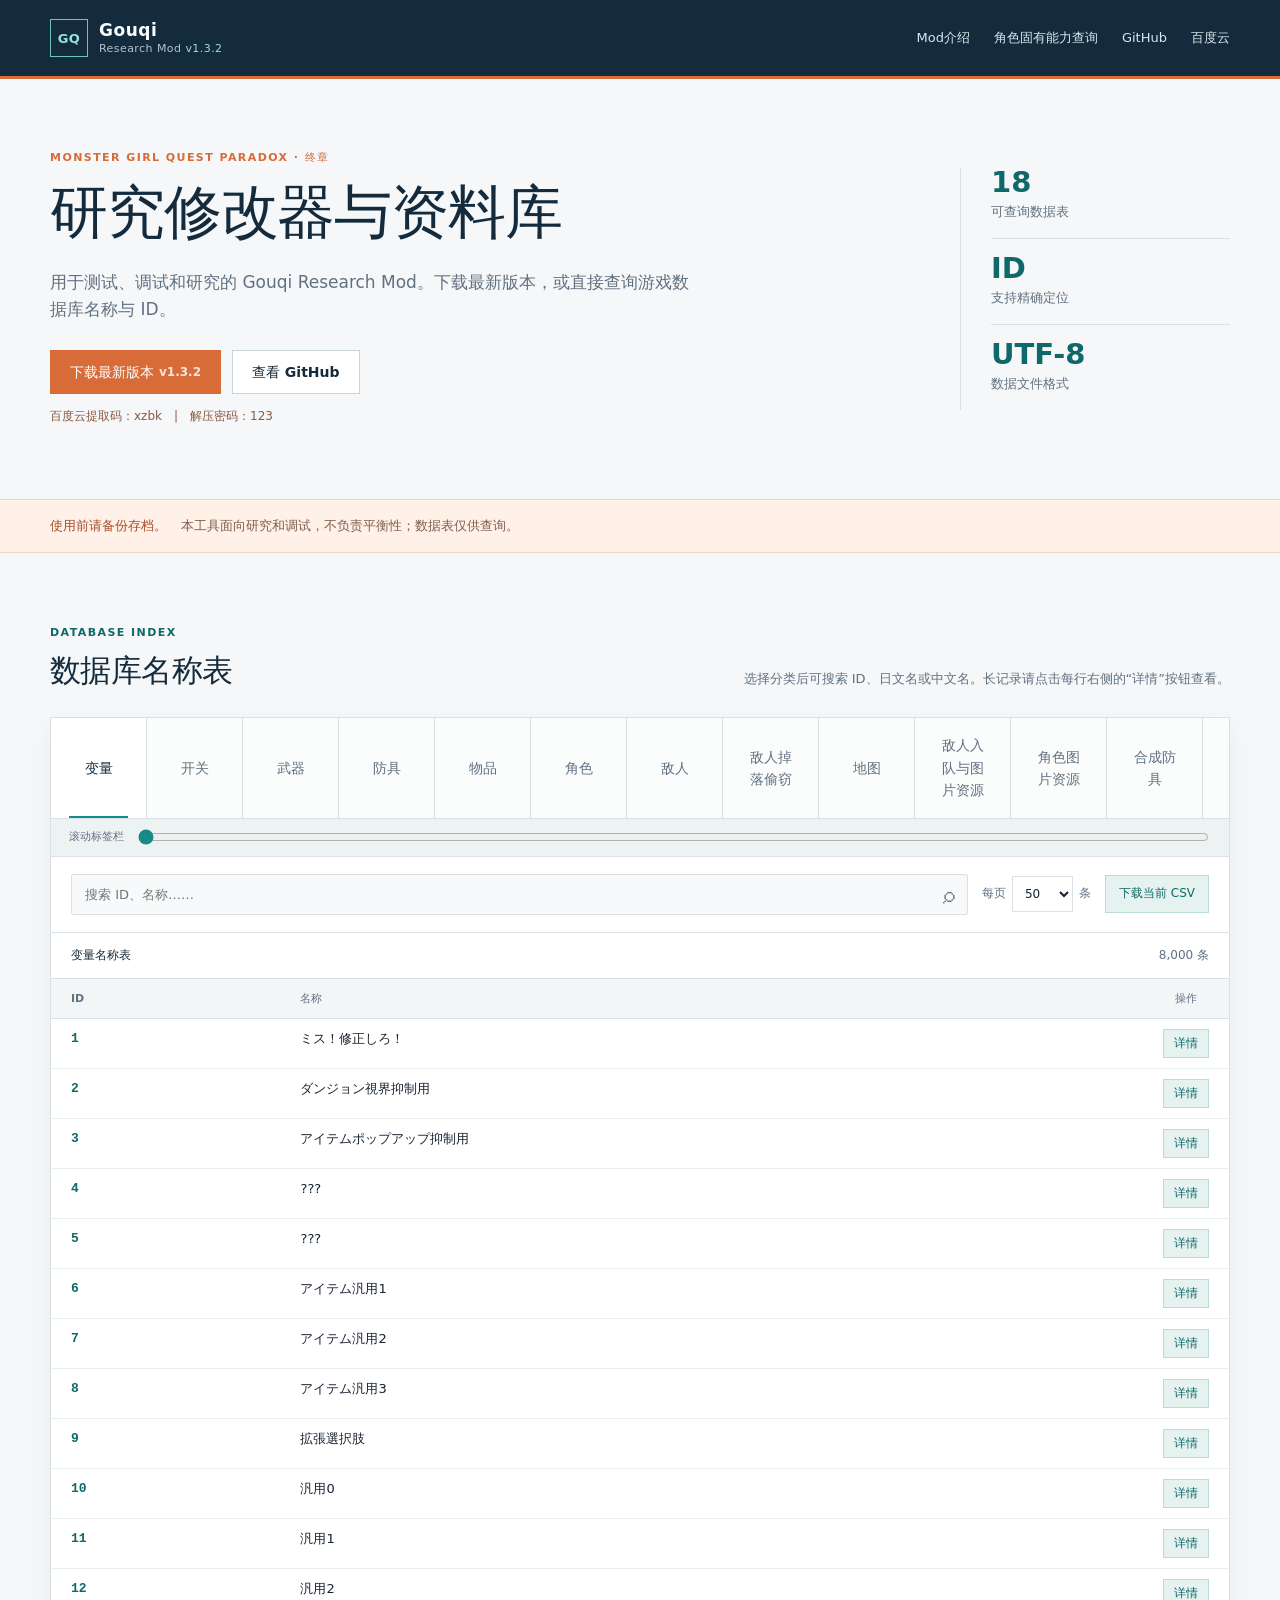
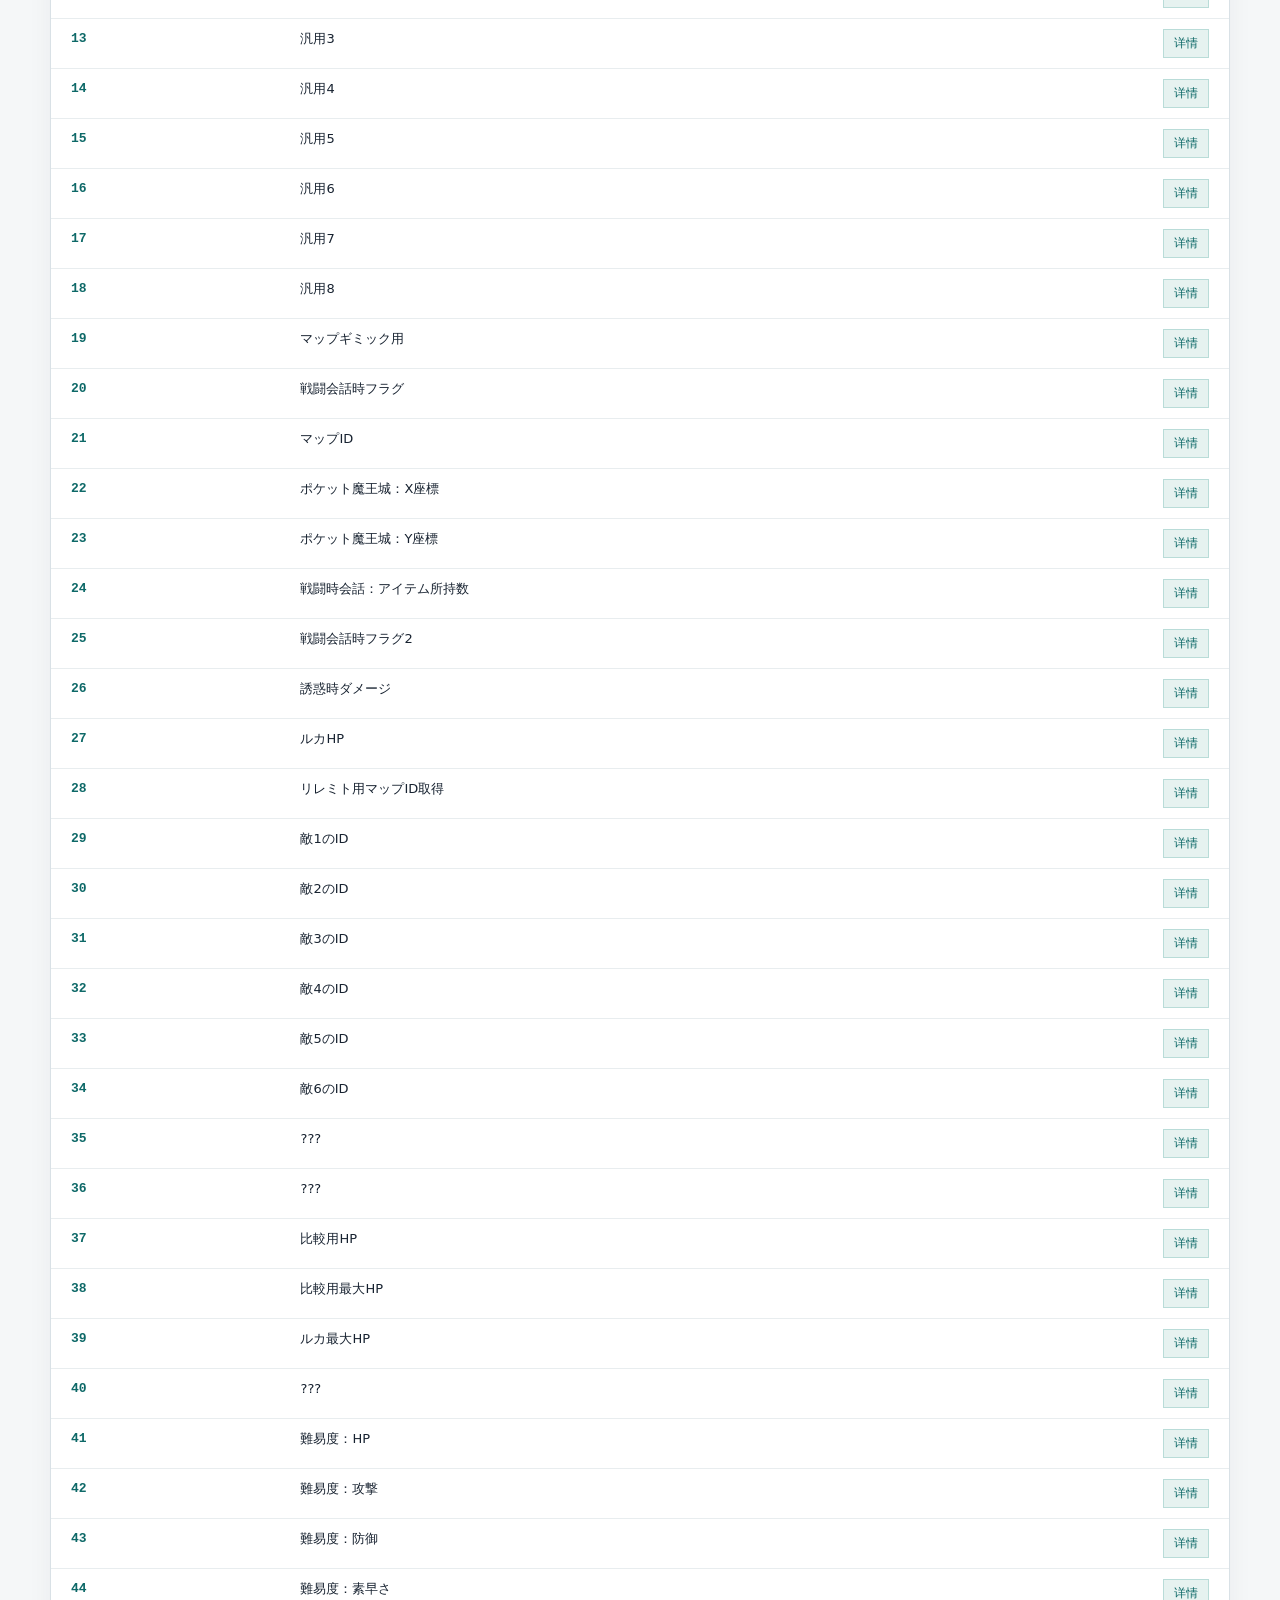
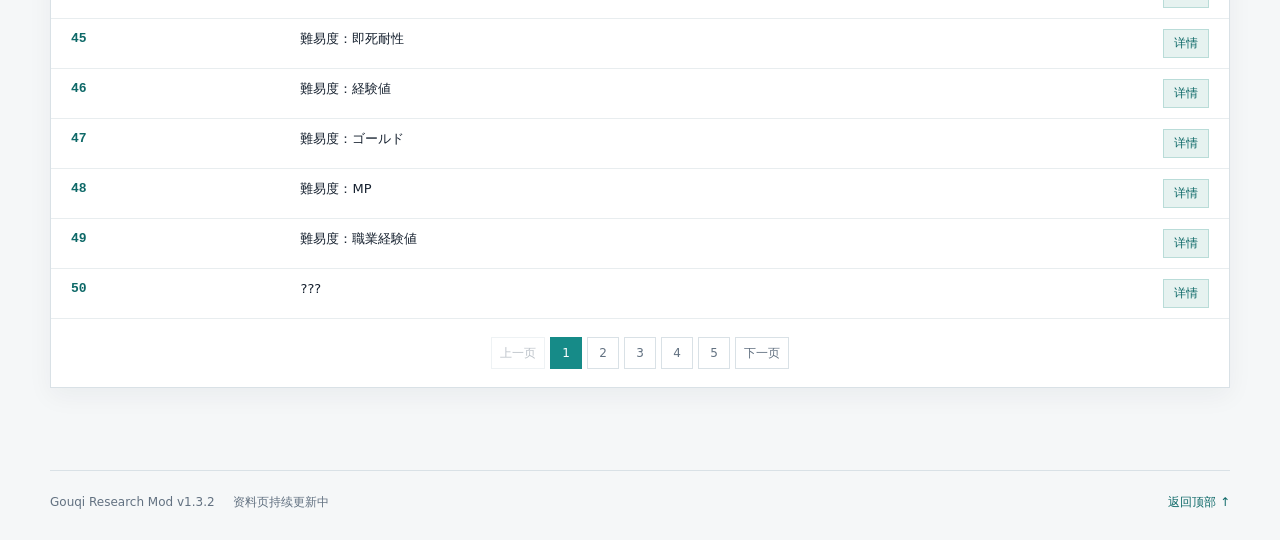
<file: index.html>
<!doctype html>
<html lang="zh-CN">
  <head>
    <meta charset="utf-8">
    <meta name="viewport" content="width=device-width, initial-scale=1">
    <meta name="description" content="Monster Girl Quest Paradox 终章 Gouqi Research Mod 下载与资料查询站">
    <title>Gouqi Research Mod</title>
    <link rel="stylesheet" href="styles.css">
  </head>
  <body>
    <header class="site-header">
      <div class="header-inner">
        <a class="brand" href="#home" aria-label="返回首页">
          <span class="brand-mark">GQ</span>
          <span><strong>Gouqi</strong><small>Research Mod <em id="header-version"></em></small></span>
        </a>
        <nav class="top-links" aria-label="外部链接">
          <a href="mod-guide/">Mod介绍</a>
          <a href="https://mgqp-actor.21001231.xyz/" target="_blank" rel="noreferrer">角色固有能力查询</a>
          <a id="header-github" href="#" target="_blank" rel="noreferrer">GitHub</a>
          <a id="header-baidu" href="#" target="_blank" rel="noreferrer">百度云</a>
        </nav>
      </div>
    </header>

    <main>
      <section id="home" class="hero page-section">
        <div class="hero-copy">
          <p class="eyebrow">MONSTER GIRL QUEST PARADOX · 终章</p>
          <h1>研究修改器与资料库</h1>
          <p class="hero-lede">用于测试、调试和研究的 Gouqi Research Mod。下载最新版本，或直接查询游戏数据库名称与 ID。</p>
          <div class="hero-actions">
            <a class="button button-primary" id="hero-baidu" href="#" target="_blank" rel="noreferrer">下载最新版本 <span id="download-version" aria-label="版本号"></span></a>
            <a class="button button-secondary" id="hero-github" href="#" target="_blank" rel="noreferrer">查看 GitHub</a>
          </div>
          <p class="config-note" id="config-note"></p>
        </div>
        <aside class="hero-aside" aria-label="项目摘要">
          <div class="stat"><span class="stat-value">18</span><span class="stat-label">可查询数据表</span></div>
          <div class="stat"><span class="stat-value">ID</span><span class="stat-label">支持精确定位</span></div>
          <div class="stat"><span class="stat-value">UTF-8</span><span class="stat-label">数据文件格式</span></div>
        </aside>
      </section>

      <section class="notice-band" aria-label="使用提示">
        <div class="notice-inner"><strong>使用前请备份存档。</strong><span>本工具面向研究和调试，不负责平衡性；数据表仅供查询。</span></div>
      </section>

      <section id="database" class="database page-section">
        <div class="section-heading">
          <div><p class="eyebrow">DATABASE INDEX</p><h2>数据库名称表</h2></div>
          <p class="section-description">选择分类后可搜索 ID、日文名或中文名。长记录请点击每行右侧的“详情”按钮查看。</p>
        </div>
        <div class="data-shell">
          <div class="tabs" role="tablist" aria-label="数据库分类">
            <button class="tab is-active" role="tab" aria-selected="true" data-dataset="variables">变量</button>
            <button class="tab" role="tab" aria-selected="false" data-dataset="switches">开关</button>
            <button class="tab" role="tab" aria-selected="false" data-dataset="weapons">武器</button>
            <button class="tab" role="tab" aria-selected="false" data-dataset="armor">防具</button>
            <button class="tab" role="tab" aria-selected="false" data-dataset="items">物品</button>
            <button class="tab" role="tab" aria-selected="false" data-dataset="characters">角色</button>
            <button class="tab" role="tab" aria-selected="false" data-dataset="enemies">敌人</button>
            <button class="tab" role="tab" aria-selected="false" data-dataset="enemyLoot">敌人掉落偷窃</button>
            <button class="tab" role="tab" aria-selected="false" data-dataset="maps">地图</button>
            <button class="tab" role="tab" aria-selected="false" data-dataset="recruits">敌人入队与图片资源</button>
            <button class="tab" role="tab" aria-selected="false" data-dataset="characterImages">角色图片资源</button>
            <button class="tab" role="tab" aria-selected="false" data-dataset="craftArmor">合成防具</button>
            <button class="tab" role="tab" aria-selected="false" data-dataset="craftWeapons">合成武器</button>
            <button class="tab" role="tab" aria-selected="false" data-dataset="craftItems">合成物品</button>
            <button class="tab" role="tab" aria-selected="false" data-dataset="skills">技能</button>
            <button class="tab" role="tab" aria-selected="false" data-dataset="abilities">能力</button>
            <button class="tab" role="tab" aria-selected="false" data-dataset="jobs">职业学习</button>
            <button class="tab" role="tab" aria-selected="false" data-dataset="races">种族学习</button>
          </div>
          <div class="tab-scroll-control">
            <label for="tab-scroll-range">滚动标签栏</label>
            <input id="tab-scroll-range" type="range" min="0" max="0" value="0" step="1" disabled>
          </div>
          <div class="toolbar">
            <label class="search-field"><span class="sr-only">搜索当前数据表</span><input id="search-input" type="search" placeholder="搜索 ID、名称……" autocomplete="off"><span class="search-icon" aria-hidden="true">⌕</span></label>
            <div class="advanced-filters" id="advanced-filters" hidden>
              <label>学习类型 <select id="learning-type"><option value="">全部</option><option value="技能">技能</option><option value="能力">能力</option></select></label>
              <label>等级 <select id="learning-level"><option value="">全部</option><option value="1">1</option><option value="2">2</option><option value="3">3</option><option value="4">4</option><option value="5">5+</option></select></label>
            </div>
            <label class="page-size"><span>每页</span><select id="page-size"><option value="25">25</option><option value="50" selected>50</option><option value="100">100</option></select><span>条</span></label>
            <button class="download-button" id="download-csv" type="button">下载当前 CSV</button>
          </div>
          <div class="table-meta"><span id="table-title">变量名称表</span><span id="result-count">加载中……</span></div>
          <div class="table-wrap">
            <table id="data-table"><thead></thead><tbody></tbody></table>
            <div class="table-state" id="table-state">正在读取数据……</div>
          </div>
          <div class="pagination" id="pagination" aria-label="分页"></div>
        </div>
      </section>
    </main>

    <div class="modal" id="detail-modal" hidden>
      <div class="modal-backdrop" data-close-modal></div>
      <section class="modal-panel" role="dialog" aria-modal="true" aria-labelledby="detail-title">
        <div class="modal-header"><div><p class="eyebrow">RECORD DETAILS</p><h2 id="detail-title">记录详情</h2></div><button class="modal-close" type="button" aria-label="关闭详情" data-close-modal>×</button></div>
        <dl class="detail-list" id="detail-list"></dl>
      </section>
    </div>

    <footer class="site-footer"><div><span>Gouqi Research Mod <span id="footer-version"></span></span><span>资料页持续更新中</span></div><a href="#home">返回顶部 ↑</a></footer>
    <script src="config.js"></script>
    <script src="app.js"></script>
  </body>
</html>
</file>
<file: styles.css>
:root {
  --ink: #172230;
  --muted: #627181;
  --paper: #f5f7f8;
  --surface: #ffffff;
  --line: #d9e1e6;
  --navy: #142b3d;
  --teal: #168b88;
  --teal-dark: #0e6968;
  --orange: #d76c38;
  --soft-teal: #e6f2f0;
  --soft-orange: #fff0e8;
  font-family: "Noto Sans SC", "Microsoft YaHei", system-ui, sans-serif;
  color: var(--ink);
  background: var(--paper);
  font-synthesis: none;
}
* {
  box-sizing: border-box;
}
html {
  scroll-behavior: smooth;
}
body {
  margin: 0;
  background: var(--paper);
  color: var(--ink);
  line-height: 1.6;
}
a {
  color: inherit;
}
.site-header {
  background: var(--navy);
  color: #f7fbfc;
  border-bottom: 3px solid var(--orange);
}
.header-inner,
.page-section,
.notice-inner,
.site-footer {
  width: min(1180px, calc(100% - 40px));
  margin: 0 auto;
}
.header-inner {
  height: 76px;
  display: flex;
  align-items: center;
  justify-content: space-between;
}
.brand {
  display: inline-flex;
  align-items: center;
  gap: 11px;
  text-decoration: none;
}
.brand-mark {
  width: 38px;
  height: 38px;
  display: grid;
  place-items: center;
  border: 1px solid #6ec3bf;
  color: #98e0da;
  font:
    700 13px/1 system-ui,
    sans-serif;
  letter-spacing: 0.03em;
}
.brand strong,
.brand small {
  display: block;
  line-height: 1.1;
}
.brand strong {
  font-size: 17px;
  letter-spacing: 0.03em;
}
.brand small {
  margin-top: 4px;
  color: #b4c4cc;
  font-size: 11px;
  letter-spacing: 0.04em;
}
.brand em {
  color: #98e0da;
  font-style: normal;
}
.top-links {
  display: flex;
  gap: 24px;
  font-size: 13px;
}
.top-links a {
  color: #d8e6e9;
  text-decoration: none;
}
.top-links a:hover {
  color: #fff;
  text-decoration: underline;
  text-underline-offset: 4px;
}
.hero {
  min-height: 420px;
  display: grid;
  grid-template-columns: minmax(0, 1fr) 270px;
  gap: 72px;
  align-items: center;
  padding-top: 64px;
  padding-bottom: 64px;
}
.eyebrow {
  margin: 0 0 13px;
  color: var(--teal-dark);
  font:
    700 11px/1.2 system-ui,
    sans-serif;
  letter-spacing: 0.13em;
}
.hero .eyebrow {
  color: var(--orange);
}
h1,
h2 {
  margin: 0;
  color: var(--navy);
  letter-spacing: -0.02em;
  line-height: 1.2;
}
h1 {
  max-width: 700px;
  font-size: 58px;
  font-weight: 750;
}
h2 {
  font-size: 31px;
}
.hero-lede {
  max-width: 650px;
  margin: 22px 0 27px;
  color: var(--muted);
  font-size: 17px;
}
.hero-actions {
  display: flex;
  flex-wrap: wrap;
  gap: 11px;
}
.button {
  min-height: 44px;
  display: inline-flex;
  align-items: center;
  padding: 0 19px;
  font-size: 14px;
  font-weight: 700;
  text-decoration: none;
  border: 1px solid transparent;
}
.button-primary {
  background: var(--orange);
  color: #fff;
}
.button-primary span {
  margin-left: 5px;
  opacity: .82;
  font-size: 12px;
  font-weight: 600;
}
.button-primary:hover {
  background: #bd5426;
}
.button-secondary {
  background: var(--surface);
  color: var(--navy);
  border-color: #c8d4db;
}
.button-secondary:hover {
  border-color: var(--teal);
  color: var(--teal-dark);
}
.config-note {
  margin: 13px 0 0;
  color: #8a5a42;
  font-size: 12px;
}
.hero-aside {
  border-left: 1px solid var(--line);
  padding-left: 30px;
}
.stat {
  padding: 15px 0;
  border-bottom: 1px solid var(--line);
}
.stat:first-child {
  padding-top: 0;
}
.stat:last-child {
  border-bottom: 0;
}
.stat-value {
  display: block;
  color: var(--teal-dark);
  font:
    750 29px/1 system-ui,
    sans-serif;
}
.stat-label {
  display: block;
  margin-top: 5px;
  color: var(--muted);
  font-size: 13px;
}
.notice-band {
  background: var(--soft-orange);
  border-top: 1px solid #f0d3c1;
  border-bottom: 1px solid #f0d3c1;
}
.notice-inner {
  min-height: 52px;
  display: flex;
  align-items: center;
  gap: 14px;
  font-size: 13px;
}
.notice-inner strong {
  color: #a94e29;
}
.notice-inner span {
  color: #805e4b;
}
.database {
  padding-top: 73px;
  padding-bottom: 82px;
}
.section-heading {
  display: flex;
  align-items: end;
  justify-content: space-between;
  gap: 30px;
  margin-bottom: 28px;
}
.section-description {
  max-width: 500px;
  margin: 0;
  color: var(--muted);
  font-size: 13px;
  text-align: right;
}
.data-shell {
  background: var(--surface);
  border: 1px solid var(--line);
  box-shadow: 0 8px 24px rgba(20, 43, 61, 0.05);
}
.tabs {
  display: flex;
  overflow-x: scroll;
  scrollbar-width: auto;
  scrollbar-color: #8fa6af #e8eef0;
  scrollbar-gutter: stable;
  -ms-overflow-style: scrollbar;
  border-bottom: 1px solid var(--line);
  background: #fbfcfc;
}
.tabs::-webkit-scrollbar {
  height: 10px;
}
.tabs::-webkit-scrollbar-track {
  background: #e8eef0;
}
.tabs::-webkit-scrollbar-thumb {
  background: #8fa6af;
  border: 2px solid #e8eef0;
}
.tab-scroll-control {
  display: flex;
  align-items: center;
  gap: 12px;
  padding: 7px 18px 8px;
  background: #edf2f3;
  border-bottom: 1px solid var(--line);
}
.tab-scroll-control label {
  color: var(--muted);
  font-size: 11px;
  white-space: nowrap;
}
.tab-scroll-control input {
  flex: 1;
  min-width: 80px;
  height: 18px;
  accent-color: var(--teal);
  cursor: pointer;
}
.tab-scroll-control input:disabled {
  opacity: 0.35;
  cursor: default;
}
.tab {
  position: relative;
  min-width: 96px;
  padding: 16px 20px;
  color: var(--muted);
  background: transparent;
  border: 0;
  border-right: 1px solid var(--line);
  font: inherit;
  font-size: 14px;
  cursor: pointer;
}
.tab:hover {
  color: var(--teal-dark);
  background: var(--soft-teal);
}
.tab.is-active {
  color: var(--navy);
  font-weight: 700;
  background: var(--surface);
}
.tab.is-active::after {
  position: absolute;
  right: 18px;
  bottom: -1px;
  left: 18px;
  height: 3px;
  background: var(--teal);
  content: "";
}
.toolbar {
  display: flex;
  align-items: center;
  gap: 14px;
  padding: 17px 20px;
  border-bottom: 1px solid var(--line);
}
.advanced-filters {
  display: flex;
  align-items: center;
  gap: 8px;
}
.advanced-filters[hidden] {
  display: none;
}
.advanced-filters label {
  display: flex;
  align-items: center;
  gap: 5px;
  color: var(--muted);
  font-size: 12px;
  white-space: nowrap;
}
.advanced-filters select {
  height: 36px;
  padding: 0 7px;
  color: var(--ink);
  background: #fff;
  border: 1px solid var(--line);
  font: inherit;
}
.search-field {
  position: relative;
  flex: 1;
  min-width: 180px;
}
.search-field input {
  width: 100%;
  height: 41px;
  padding: 0 39px 0 13px;
  color: var(--ink);
  background: #f7f9fa;
  border: 1px solid var(--line);
  border-radius: 2px;
  font: inherit;
  font-size: 13px;
  outline: none;
}
.search-field input:focus {
  border-color: var(--teal);
  box-shadow: 0 0 0 3px rgba(22, 139, 136, 0.12);
}
.search-icon {
  position: absolute;
  top: 5px;
  right: 13px;
  color: var(--muted);
  font-size: 23px;
  line-height: 31px;
}
.page-size {
  display: flex;
  align-items: center;
  gap: 6px;
  color: var(--muted);
  font-size: 12px;
  white-space: nowrap;
}
.page-size select {
  height: 36px;
  padding: 0 8px;
  color: var(--ink);
  background: #fff;
  border: 1px solid var(--line);
  font: inherit;
}
.download-button {
  height: 38px;
  padding: 0 13px;
  color: var(--teal-dark);
  background: var(--soft-teal);
  border: 1px solid #b9dcd8;
  font: inherit;
  font-size: 12px;
  cursor: pointer;
  white-space: nowrap;
}
.download-button:hover {
  background: #d5ebe8;
}
.table-meta {
  display: flex;
  justify-content: space-between;
  padding: 13px 20px;
  color: var(--muted);
  font-size: 12px;
}
.table-meta span:first-child {
  color: var(--navy);
  font-weight: 700;
}
.table-wrap {
  position: relative;
  min-height: 220px;
  overflow-x: auto;
}
table {
  width: 100%;
  border-collapse: collapse;
  font-size: 13px;
}
th {
  padding: 11px 20px;
  color: var(--muted);
  background: #f3f6f7;
  border-top: 1px solid var(--line);
  border-bottom: 1px solid var(--line);
  font-size: 11px;
  font-weight: 700;
  text-align: left;
  white-space: nowrap;
}
td {
  max-width: 540px;
  padding: 10px 20px;
  border-bottom: 1px solid #e8edef;
  vertical-align: top;
  white-space: pre-wrap;
}
tbody tr:hover {
  background: #f5fbfa;
}
.action-column {
  position: sticky;
  right: 0;
  width: 72px;
  min-width: 72px;
  text-align: center;
  white-space: nowrap;
  background: var(--surface);
  box-shadow: -5px 0 8px rgba(20, 43, 61, .07);
  z-index: 2;
}
th.action-column {
  background: #f3f6f7;
}
tbody tr:hover .action-column {
  background: #f5fbfa;
}
.detail-button {
  min-width: 46px;
  height: 29px;
  padding: 0 8px;
  color: var(--teal-dark);
  background: var(--soft-teal);
  border: 1px solid #b9dcd8;
  font: inherit;
  font-size: 12px;
  cursor: pointer;
}
.detail-button:hover,
.detail-button:focus-visible {
  color: #fff;
  background: var(--teal);
  border-color: var(--teal);
  outline: none;
}
td:first-child {
  color: var(--teal-dark);
  font-family: ui-monospace, SFMono-Regular, Consolas, monospace;
  font-weight: 700;
}
.table-state {
  position: absolute;
  inset: 52px 0 0;
  display: grid;
  place-items: center;
  color: var(--muted);
  font-size: 13px;
}
.table-state[hidden] {
  display: none;
}
.pagination {
  display: flex;
  justify-content: center;
  gap: 5px;
  padding: 18px;
}
.pagination button {
  min-width: 32px;
  height: 32px;
  padding: 0 8px;
  color: var(--muted);
  background: #fff;
  border: 1px solid var(--line);
  font: inherit;
  font-size: 12px;
  cursor: pointer;
}
.pagination button:hover:not(:disabled),
.pagination button.is-current {
  color: #fff;
  background: var(--teal);
  border-color: var(--teal);
}
.pagination button:disabled {
  opacity: 0.42;
  cursor: default;
}
.site-footer {
  display: flex;
  justify-content: space-between;
  gap: 16px;
  padding-top: 22px;
  padding-bottom: 27px;
  color: var(--muted);
  border-top: 1px solid var(--line);
  font-size: 12px;
}
.site-footer div {
  display: flex;
  gap: 18px;
}
.site-footer a {
  color: var(--teal-dark);
  text-decoration: none;
}
.sr-only {
  position: absolute;
  width: 1px;
  height: 1px;
  padding: 0;
  overflow: hidden;
  clip: rect(0, 0, 0, 0);
  white-space: nowrap;
  border: 0;
}
.modal[hidden] {
  display: none;
}
.modal {
  position: fixed;
  z-index: 20;
  inset: 0;
  display: grid;
  place-items: center;
  padding: 22px;
}
.modal-backdrop {
  position: absolute;
  inset: 0;
  background: rgba(20, 43, 61, 0.57);
}
.modal-panel {
  position: relative;
  width: min(760px, 100%);
  max-height: min(760px, calc(100vh - 44px));
  overflow: auto;
  background: var(--surface);
  box-shadow: 0 20px 60px rgba(20, 43, 61, 0.28);
}
.modal-header {
  display: flex;
  justify-content: space-between;
  gap: 20px;
  padding: 24px 27px 19px;
  border-bottom: 1px solid var(--line);
}
.modal-header h2 {
  font-size: 25px;
}
.modal-close {
  width: 35px;
  height: 35px;
  color: var(--muted);
  background: transparent;
  border: 1px solid var(--line);
  font-size: 25px;
  line-height: 1;
  cursor: pointer;
}
.modal-close:hover {
  color: var(--navy);
  border-color: var(--teal);
}
.detail-list {
  display: grid;
  grid-template-columns: minmax(130px, 220px) minmax(0, 1fr);
  margin: 0;
}
.detail-list dt,
.detail-list dd {
  margin: 0;
  padding: 12px 27px;
  border-bottom: 1px solid #e8edef;
  font-size: 13px;
}
.detail-list dt {
  color: var(--muted);
  background: #f3f6f7;
  font-size: 12px;
  font-weight: 700;
}
.detail-list dd {
  min-width: 0;
  white-space: pre-wrap;
  overflow-wrap: anywhere;
}
body.modal-open {
  overflow: hidden;
}
@media (max-width: 720px) {
  .header-inner,
  .page-section,
  .notice-inner,
  .site-footer {
    width: min(100% - 28px, 1180px);
  }
  .header-inner {
    height: 66px;
  }
  .top-links {
    gap: 13px;
    font-size: 12px;
  }
  .hero {
    min-height: 0;
    display: block;
    padding-top: 48px;
    padding-bottom: 46px;
  }
  h1 {
    font-size: 38px;
  }
  .hero-lede {
    font-size: 15px;
  }
  .hero-aside {
    display: grid;
    grid-template-columns: repeat(3, 1fr);
    gap: 11px;
    margin-top: 40px;
    padding: 17px 0 0;
    border-top: 1px solid var(--line);
    border-left: 0;
  }
  .stat {
    padding: 0;
    border: 0;
  }
  .stat-value {
    font-size: 22px;
  }
  .stat-label {
    font-size: 11px;
  }
  .notice-inner {
    align-items: flex-start;
    flex-direction: column;
    gap: 0;
    padding: 12px 0;
  }
  .section-heading {
    display: block;
    margin-bottom: 21px;
  }
  .section-description {
    margin-top: 12px;
    text-align: left;
  }
  .database {
    padding-top: 51px;
    padding-bottom: 53px;
  }
  h2 {
    font-size: 27px;
  }
  .toolbar {
    flex-wrap: wrap;
    padding: 13px;
  }
  .search-field {
    flex-basis: 100%;
  }
  .advanced-filters {
    flex-basis: 100%;
  }
  .advanced-filters label {
    flex: 1;
  }
  .advanced-filters select {
    flex: 1;
    min-width: 0;
  }
  .tab-scroll-control {
    padding-right: 13px;
    padding-left: 13px;
  }
  .table-meta {
    padding-right: 13px;
    padding-left: 13px;
  }
  th,
  td {
    padding-right: 13px;
    padding-left: 13px;
  }
  .site-footer {
    align-items: flex-start;
    flex-direction: column;
  }
  .modal {
    padding: 10px;
  }
  .modal-header {
    padding: 19px 17px 15px;
  }
  .detail-list {
    grid-template-columns: 108px minmax(0, 1fr);
  }
  .detail-list dt,
  .detail-list dd {
    padding: 10px 14px;
  }
}
</file>
